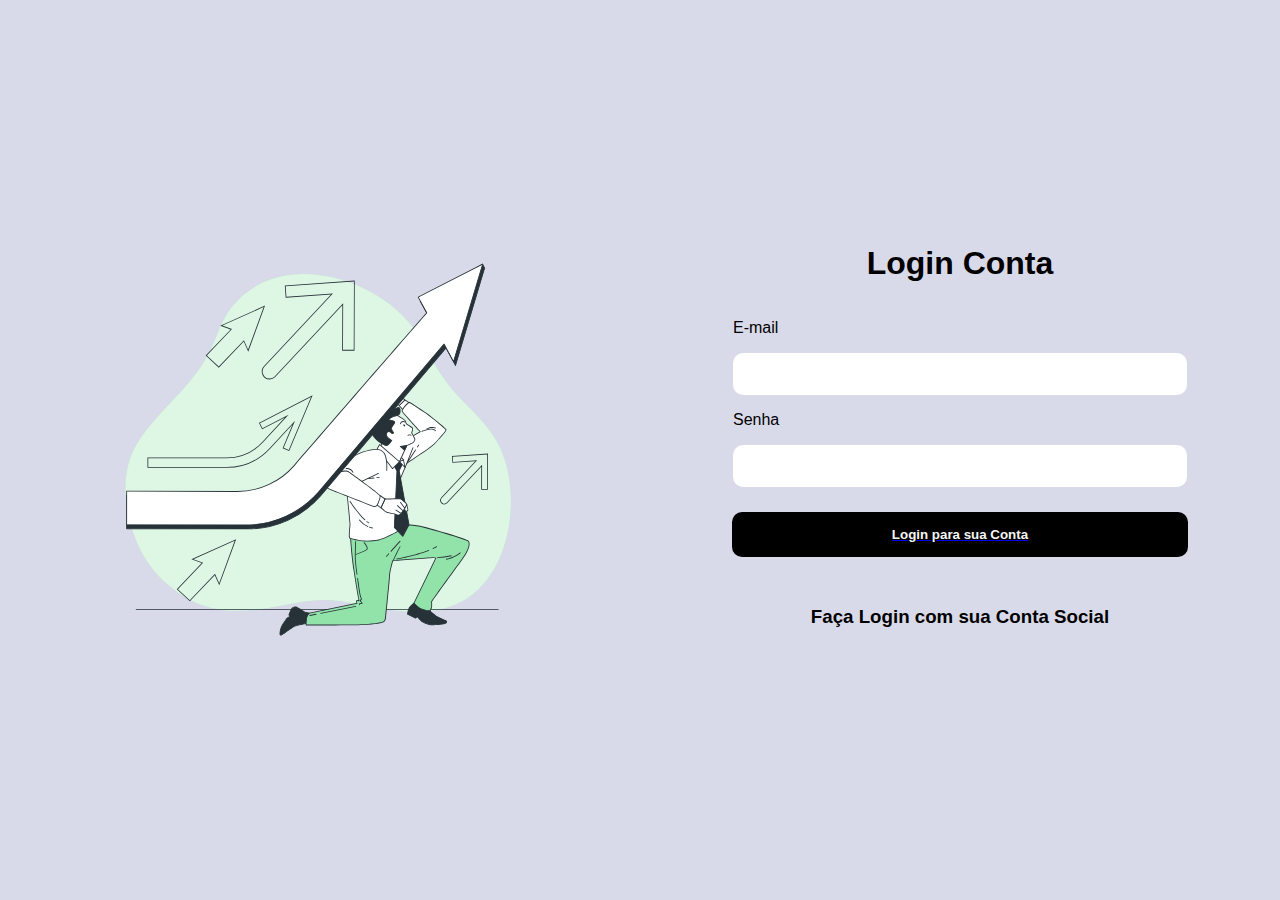
<file: index.html>
<!DOCTYPE html>
<html lang="en">
<head>
    <meta charset="UTF-8">
    <link rel="stylesheet" href="style.css">
    <link rel="stylesheet" href="https://cdnjs.cloudflare.com/ajax/libs/font-awesome/6.6.0/css/all.min.css" integrity="sha512-Kc323vGBEqzTmouAECnVceyQqyqdsSiqLQISBL29aUW4U/M7pSPA/gEUZQqv1cwx4OnYxTxve5UMg5GT6L4JJg==" crossorigin="anonymous" referrerpolicy="no-referrer" />

    <meta name="viewport" content="width=device-width, initial-scale=1.0">
    <title>Document</title>
</head>
<body>
    <div class="container">
        <div class="esquerda">
            <img src="./img/directing-the-arrow-up-animate.svg" alt="" width="400px">
        </div>
        <div class="direita">
            <div class="card">
                    <h1>Login Conta</h1>
                    <div class="input">
                        <p>E-mail</p>
                        <input type="email">
                    </div>
                    <div class="input">
                        <p>Senha</p>
                        <input type="password">
                    </div>
                    <a href="./home/index.html">
                    <button>Login para sua Conta</button>
                    </a>
                    <div class="chamada">
                    <h3>Faça Login com sua Conta Social</h3></div>
                    <div class="redes">
                    <div class="icones">
                        <a href="https://pt-br.facebook.com/#:~:text=Entre%20no%20Facebook%20para%20come%C3%A7ar%20a">
                            <i class="fa-brands fa-square-facebook"></i>
                        </a>
                    </div>
                    <div class="icones">
                        <a href="https://www.bing.com/search?q=twitter&cvid=d0ddc0cd4ca14fca8d7b8a319260b31d&gs_lcrp=EgZjaHJvbWUyBggAEEUYOTIGCAEQIxgnMgYIAhAjGCcyBggDECMYJzIGCAQQABhAMgYIBRAjGCcyBggGEAAYQDIGCAcQABhAMgYICBAFGEDSAQgyNjc5ajBqOagCBLACAQ&FORM=ANAB01&PC=U531
                        ">
                        <i class="fa-brands fa-square-twitter"></i></a></div>
                    <div class="icones">
                        <a href="https://www.instagram.com/?hl=pt-br">
                            <i class="fa-brands fa-square-instagram"></i>
                        </a></div>
                    <div class="icones">
                        <a href="https://www.youtube.com/#:~:text=Enjoy%20the%20videos%20and%20music%20you">
                            <i class="fa-brands fa-square-youtube"></i>
                        </a></i></div>
                    </div>
                </div>
            </div>
            </div>
        </div>
    </div>    
</body>
</html>
</file>
<file: style.css>
body{
    margin: 0;
    padding: 0;
    font-family: sans-serif;
}

.container{
    width: 100%;
    height: 100vh;
    display: flex;
    background-color: rgb(217, 218, 233);
}

.esquerda{
    width: 50%;
    height: 100%;
    display: flex;
    align-items: center;
    justify-content: center;
}

.direita{
    width: 50%;
    height: 100%;
    display: flex;
    align-items: center;
    justify-content: center;
}
.direita .card{
    display: flex;
    align-items: center;
    justify-content: center;
    flex-direction: column;
}

.direita .card .input input{
    width: 450px;
    height: 40px;
    display: flex;
    border-radius: 10px;
    border: none;
}
.card .input input:hover{
    background: rgb(224, 215, 215);
    transition: all 300ms ease;
    border: 2px solid rgb(0, 0, 0);
}

.card button{
    background-color: rgb(0, 0, 0);
    display: flex;
    border-radius: 10px;
    justify-content: center;
    align-items: center;
    color: rgb(245, 245, 245);
    padding: 15px 160px;
    margin-top: 25px;
    font-weight: bold;
    border: none;
    transition: all 300ms ease;
    cursor: pointer;
}

.card button:hover{
    background: rgb(255, 255, 255);
    border: 1px solid rgb(255, 255, 255) ;
    color: rgb(255, 255, 255);
}
.card .chamada{
    display: flex;
    margin-top: 30px;
}

.card .redes{
    display: flex;
    align-items: center;
    justify-content: center;
    gap: 30px;
    margin-top: 30px;
    width: 20px;
}
   
@media(max-width:500px) {
    .esquerda{
        display: flex;
    }
    .direita {
        display: flex;

    }}
</file>
